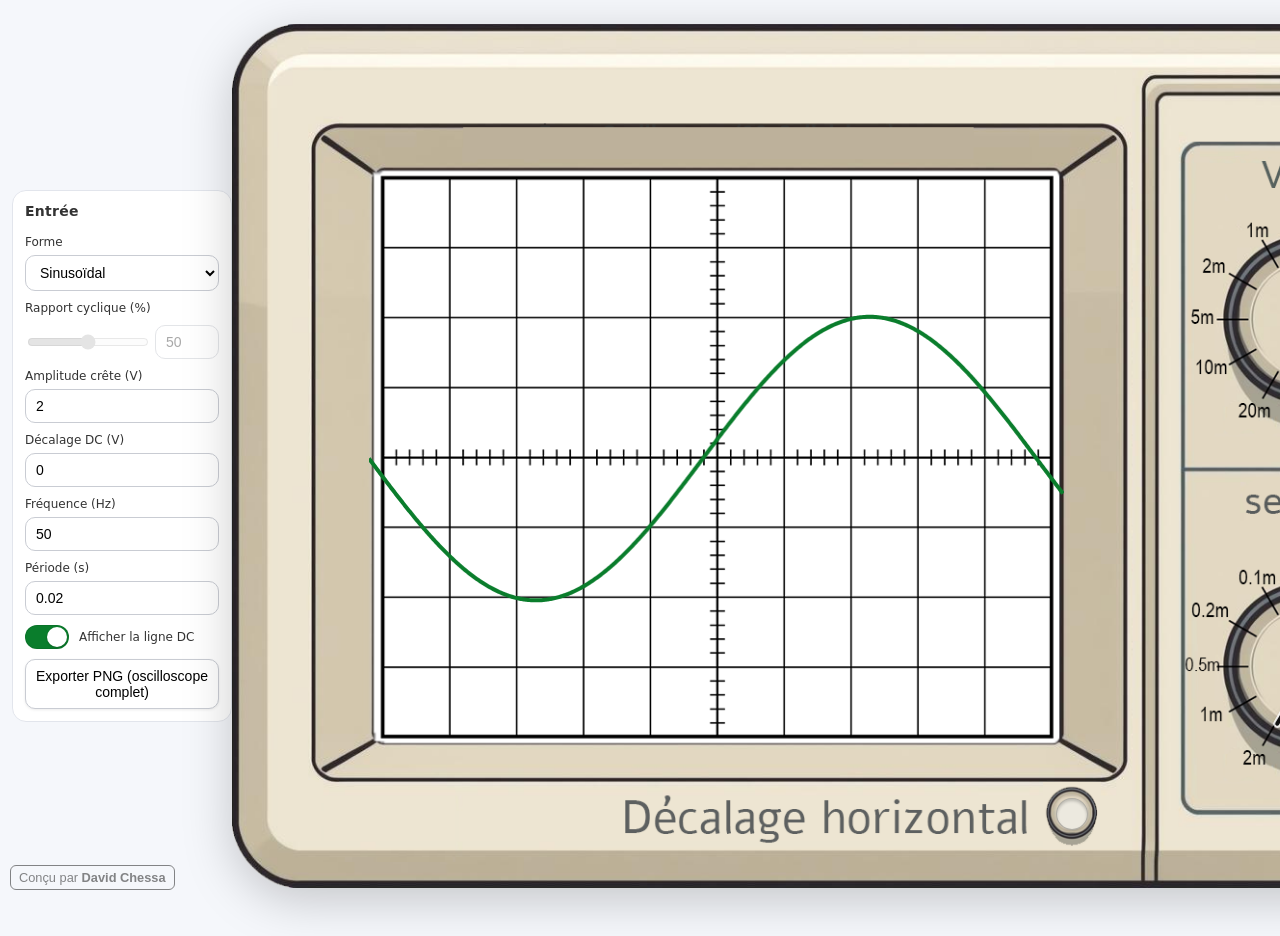
<file: index.html>
<!DOCTYPE html>
<html lang="fr">

<head>
    <meta charset="utf-8" />
    <meta name="viewport" content="width=device-width, initial-scale=1" />
    <title>Oscilloscope pédagogique</title>
    <link rel="stylesheet" href="./styles.css" />
</head>

<body>
    <div class="app">
        <!-- ESPACE (col 1) -->

        <!-- BARRE (col 2) -->
        <aside class="sidebar">
            <form class="sidepanel" id="controls" autocomplete="off">
                <h2>Entrée</h2>

                <label>Forme
                    <select id="wave">
                        <option value="sine">Sinusoïdal</option>
                        <option value="square">Carré</option>
                        <option value="triangle">Triangle</option>
                    </select>
                </label>

                <label>Rapport cyclique (%)</label>
                <div class="duty-row">
                    <input id="duty" type="range" min="5" max="95" step="1" value="50" />
                    <input id="dutyNum" type="number" min="5" max="95" step="1" value="50"
                        aria-label="Rapport cyclique (pourcent)" />
                </div>

                <label>Amplitude crête (V)
                    <input id="amp" type="number" min="0" step="0.01" value="2" />
                </label>

                <label>Décalage DC (V)
                    <input id="offset" type="number" step="0.01" value="0" />
                </label>

                <label>Fréquence (Hz)
                    <input id="freq" type="number" min="0.000001" step="0.01" value="50" />
                </label>

                <label>Période (s)
                    <input id="per" type="number" min="0.000001" step="0.000001" value="" placeholder="auto" />
                </label>

                <!-- Toggle EN LIGNE -->
                <label class="toggle">
                    <input id="showDC" type="checkbox" checked />
                    <span class="track" aria-hidden="true"></span>
                    <span class="txt">Afficher la ligne DC</span>
                </label>

                <button type="button" id="exportPng">Exporter PNG (oscilloscope complet)</button>
            </form>
        </aside>

        <!-- ESPACE (col 3) -->

        <!-- OSCILLO (col 4) -->
        <div class="wrap">
            <div class="scope" id="scope">
                <img id="bg" src="Oscilloscope3.png" alt="Oscilloscope pédagogique" />
                <canvas id="trace" width="800" height="600" aria-hidden="true"></canvas>

                <!-- Bouton de décalage horizontal -->
                <div id="hShift" class="hshift" title="Décalage horizontal (glisser)"></div>

                <!-- Knobs (bulles masquées via CSS) -->
                <div class="knob" id="knobV" aria-label="V/div">
                    <div class="value" id="vdivVal">1 V/div</div>
                    <div class="needle" id="vNeedle"></div>
                    <div class="cap"></div>
                </div>
                <div class="knob" id="knobT" aria-label="sec/div">
                    <div class="value" id="tdivVal">2 ms/div</div>
                    <div class="needle" id="tNeedle"></div>
                    <div class="cap"></div>
                </div>
            </div>
        </div>

        <!-- ESPACE (col 5) -->
    </div>

    <script src="./script.js" defer></script>
    <button class="credit-btn" aria-label="Crédit">
        Conçu par <strong>David Chessa</strong>
    </button>

</body>

</html>
</file>
<file: styles.css>
:root {
    /* Zone écran (en %) repérée sur l'image */
    --screen-left: 10.91%;
    --screen-top: 17.7%;
    --screen-width: 55.45%;
    --screen-height: 65.7%;

    /* Positions des gros boutons */
    --knob-v-left: 85.9%;
    --knob-v-top: 33.9%;
    --knob-t-left: 85.9%;
    --knob-t-top: 74.4%;

    /* Bouton Décalage horizontal (à ajuster si besoin) */
    --knob-h-left: 67%;
    --knob-h-top: 91.5%;
}

/* ---- Reset/Theme ---- */
html,
body {
    height: 100%;
    margin: 0;
    background: #f5f7fb;
    color: #111;
    font-family: system-ui, -apple-system, Segoe UI, Roboto, Helvetica, Arial;
}

/* ---- Layout global : 5 colonnes = 3 espaces égaux ---- */
.app {
    display: grid;
    grid-template-columns: 1fr auto 1fr auto 1fr;
    /* [espace][barre][espace][oscillo][espace] */
    column-gap: 0;
    row-gap: clamp(8px, 1.6vw, 20px);
    min-height: 100vh;
    align-items: center;
    /* centre verticalement barre/oscillo */
    padding: 6px 12px;
    /* marges haut/bas plus fines et symétriques */
}

/* Col 2 : barre centrée */
.sidebar {
    grid-column: 2;
    justify-self: center;
    align-self: center;
}

/* Col 4 : oscillo centré */
.wrap {
    grid-column: 4;
    justify-self: center;
    display: grid;
    place-items: center;
    min-height: 100%;
}

/* ---- Oscilloscope ---- */
.scope {
    position: relative;
    width: min(98vw, calc(98vh * 1.454));
    /* réduit l'espace haut/bas */
    max-width: 1400px;
    filter: drop-shadow(0 12px 24px rgba(0, 0, 0, .20));
}

.scope img {
    width: 100%;
    height: auto;
    display: block;
    border-radius: 10px;
    user-select: none;
    -webkit-user-drag: none;
}

/* Canvas exactement à la zone écran */
#trace {
    position: absolute;
    left: var(--screen-left);
    top: var(--screen-top);
    width: var(--screen-width);
    height: var(--screen-height);
    pointer-events: none;
}

/* ---- Panneau latéral ---- */
.sidepanel {
    display: grid;
    gap: 10px;
    background: #fff;
    border: 1px solid #e2e5ec;
    border-radius: 14px;
    padding: 12px;
    width: 220px;
    max-width: 92vw;
    box-sizing: border-box;
    backdrop-filter: blur(4px);
}

.sidepanel h2 {
    margin: 0 0 6px;
    font-size: 14px;
    letter-spacing: .02em;
    color: #333;
}

/* NOTE : on exclut .toggle pour ne PAS le mettre en grille verticale */
.sidepanel label:not(.toggle) {
    display: grid;
    gap: 6px;
    font-size: 12px;
    color: #333;
}

.duty-row {
    display: grid;
    grid-template-columns: 1fr 64px;
    gap: 8px;
}

/* Contrôles homogènes */
.sidepanel input,
.sidepanel select,
.sidepanel button {
    width: 100%;
    max-width: 100%;
    padding: 8px 10px;
    font-size: 14px;
    border: 1px solid #c9ccd3;
    border-radius: 10px;
    background: #fff;
    box-sizing: border-box;
}

.sidepanel input[type="range"] {
    padding: 0;
    height: 30px;
}

.sidepanel button {
    cursor: pointer;
    box-shadow: 0 1px 3px rgba(0, 0, 0, .08);
    transition: background .15s ease;
}

.sidepanel button:hover {
    background: #f0f3fa;
}

:disabled {
    opacity: .5;
    cursor: not-allowed;
}

/* ---- Toggle EN LIGNE (texte à côté, une seule ligne) ---- */
.sidepanel label.toggle {
    display: inline-flex;
    /* ligne */
    align-items: center;
    gap: 10px;
    cursor: pointer;
    user-select: none;
    white-space: nowrap;
    /* évite le retour à la ligne */
    font-size: 12px;
    color: #333;
}

.sidepanel label.toggle>input {
    position: absolute;
    opacity: 0;
    pointer-events: none;
    /* garde l'accessibilité clavier */
}

.sidepanel label.toggle .track {
    --w: 44px;
    --h: 24px;
    --r: 12px;
    position: relative;
    width: var(--w);
    height: var(--h);
    flex: 0 0 auto;
    background: #d9dde6;
    border-radius: var(--r);
    box-shadow: inset 0 0 0 1px rgba(0, 0, 0, .08);
    transition: background .2s ease;
}

.sidepanel label.toggle .track::after {
    content: "";
    position: absolute;
    left: 2px;
    top: 2px;
    width: calc(var(--h) - 4px);
    height: calc(var(--h) - 4px);
    border-radius: 50%;
    background: #fff;
    box-shadow: 0 1px 2px rgba(0, 0, 0, .2);
    transition: transform .2s ease;
}

.sidepanel label.toggle>input:checked+.track {
    background: #0a7d2c;
}

/* vert = ON */
.sidepanel label.toggle>input:checked+.track::after {
    transform: translateX(calc(var(--w) - var(--h)));
}

.sidepanel label.toggle .txt {
    line-height: 1;
    white-space: nowrap;
}

/* ---- Knobs ---- */
.knob {
    position: absolute;
    transform: translate(-50%, -50%);
    width: clamp(90px, 12vw, 150px);
    height: clamp(90px, 12vw, 150px);
    border-radius: 50%;
    cursor: grab;
    z-index: 8;
}

.knob:active {
    cursor: grabbing;
}

.knob .needle {
    position: absolute;
    left: 50%;
    top: 50%;
    transform: translate(-50%, -100%) rotate(0deg);
    width: 4px;
    height: 45%;
    background: #111;
    border-radius: 4px;
    box-shadow: 0 0 0 2px rgba(255, 255, 255, .8), 0 1px 4px rgba(0, 0, 0, .25);
    transform-origin: 50% 100%;
}

.knob .cap {
    position: absolute;
    left: 50%;
    top: 50%;
    transform: translate(-50%, -50%);
    width: 18%;
    height: 18%;
    border-radius: 50%;
    background: #e9e7df;
    border: 1px solid rgba(0, 0, 0, .25);
    box-shadow: inset 0 2px 3px rgba(0, 0, 0, .18);
}

.knob .value {
    display: none;
}

/* bulles masquées */
#knobV {
    left: var(--knob-v-left);
    top: var(--knob-v-top);
}

#knobT {
    left: var(--knob-t-left);
    top: var(--knob-t-top);
}

/* ---- Bouton Décalage horizontal ---- */
.hshift {
    position: absolute;
    left: var(--knob-h-left);
    top: var(--knob-h-top);
    transform: translate(-50%, -50%);
    width: 30px;
    height: 30px;
    border-radius: 999px;
    background: #ece9df;
    border: 1px solid rgba(0, 0, 0, .25);
    box-shadow: inset 0 2px 3px rgba(0, 0, 0, .2), 0 1px 3px rgba(0, 0, 0, .15);
    cursor: ew-resize;
    z-index: 9;
}

/* ---- Responsive ---- */
@media (max-width: 900px) {
    .app {
        grid-template-columns: 1fr auto;
    }

    .sidebar {
        grid-column: 1;
    }

    .wrap {
        grid-column: 2;
    }

    .sidepanel {
        width: 200px;
        padding: 10px;
    }
}

/* ——— Footer crédit toujours visible ——— */
:root {
    --footer-height: 36px;
}

/* réserve l’espace pour ne pas masquer le contenu */
body {
    padding-bottom: var(--footer-height);
}

.app-footer {
    position: fixed;
    left: 0;
    right: 0;
    bottom: 0;
    min-height: var(--footer-height);
    display: flex;
    align-items: center;
    justify-content: center;
    font-size: .85rem;
    opacity: .6;
    padding: 6px 10px;
    border-top: 1px solid currentColor;
    background: transparent;
    /* discret */
    pointer-events: none;
    /* pas cliquable, enlève cette ligne si tu veux un lien */
    z-index: 9999;
}

/* légère teinte si fenêtre très basse */
@media (max-height: 520px) {
    .app-footer {
        background: rgba(0, 0, 0, .04);
    }
}

@media (prefers-color-scheme: dark) {
    .app-footer {
        background: rgba(255, 255, 255, .04);
    }
}

.credit-btn {
    position: fixed;
    bottom: 10px;
    left: 10px;
    font-size: 0.8rem;
    background: transparent;
    color: currentColor;
    border: 1px solid currentColor;
    border-radius: 6px;
    padding: 4px 8px;
    opacity: 0.5;
    cursor: default;
    z-index: 9999;
    transition: opacity 0.2s ease, background 0.2s ease;
    /* désactive clic, supprime si tu veux cliquable */
}

.credit-btn:hover {
    opacity: 1;
    background: rgba(0, 0, 0, 0.05);
    /* ou clair en mode sombre */
}
</file>
